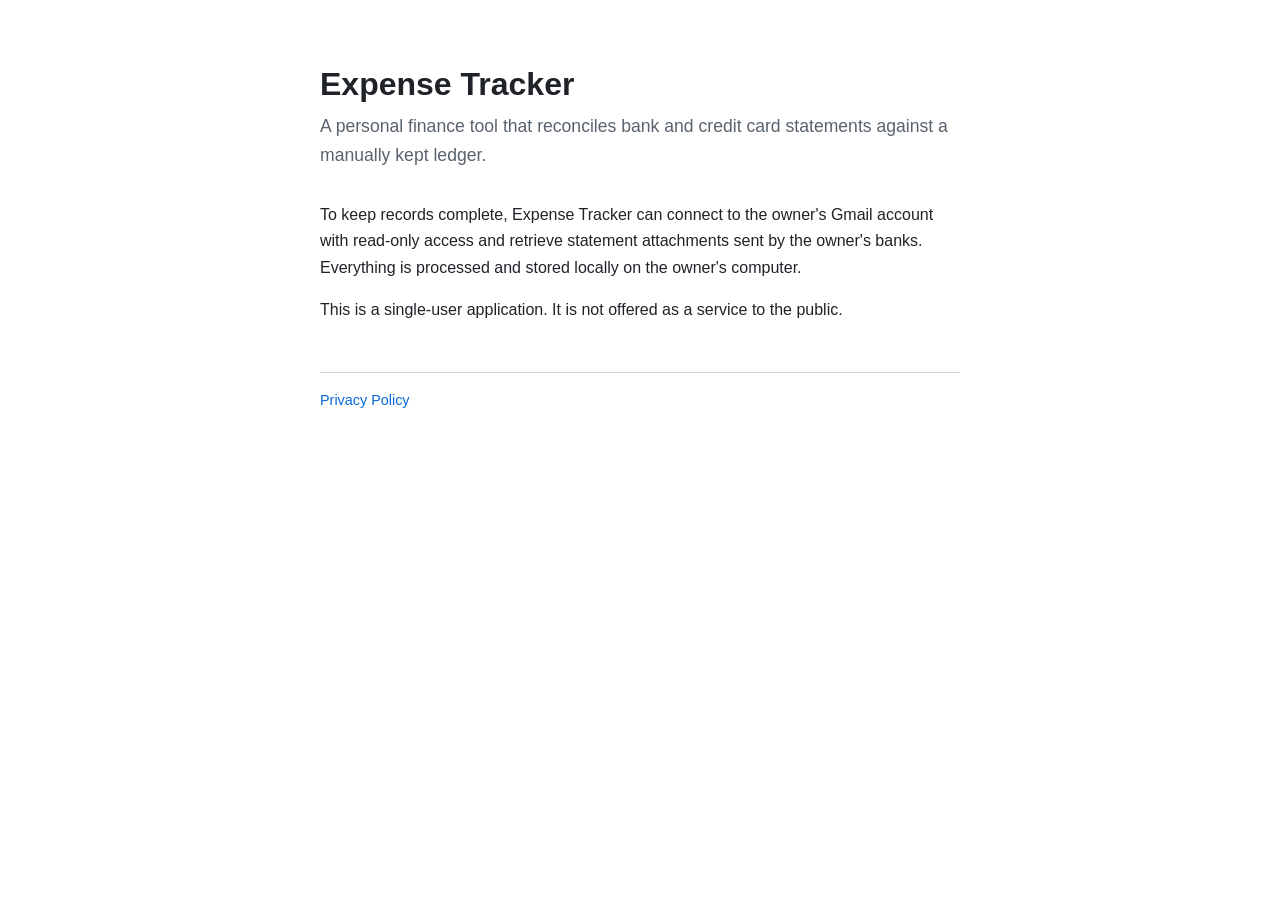
<file: index.html>
<!doctype html>
<html lang="en">
<head>
  <meta charset="utf-8">
  <meta name="viewport" content="width=device-width, initial-scale=1">
  <title>Expense Tracker</title>
  <meta name="description" content="A single-user personal finance tool that reconciles bank statements against a personal ledger.">
  <link rel="stylesheet" href="style.css">
</head>
<body>
  <main>
    <h1>Expense Tracker</h1>
    <p class="lead">A personal finance tool that reconciles bank and credit card statements against a manually kept ledger.</p>

    <p>To keep records complete, Expense Tracker can connect to the owner's Gmail account with read-only access and retrieve statement attachments sent by the owner's banks. Everything is processed and stored locally on the owner's computer.</p>

    <p>This is a single-user application. It is not offered as a service to the public.</p>

    <footer>
      <a href="privacy/">Privacy Policy</a>
    </footer>
  </main>
</body>
</html>
</file>
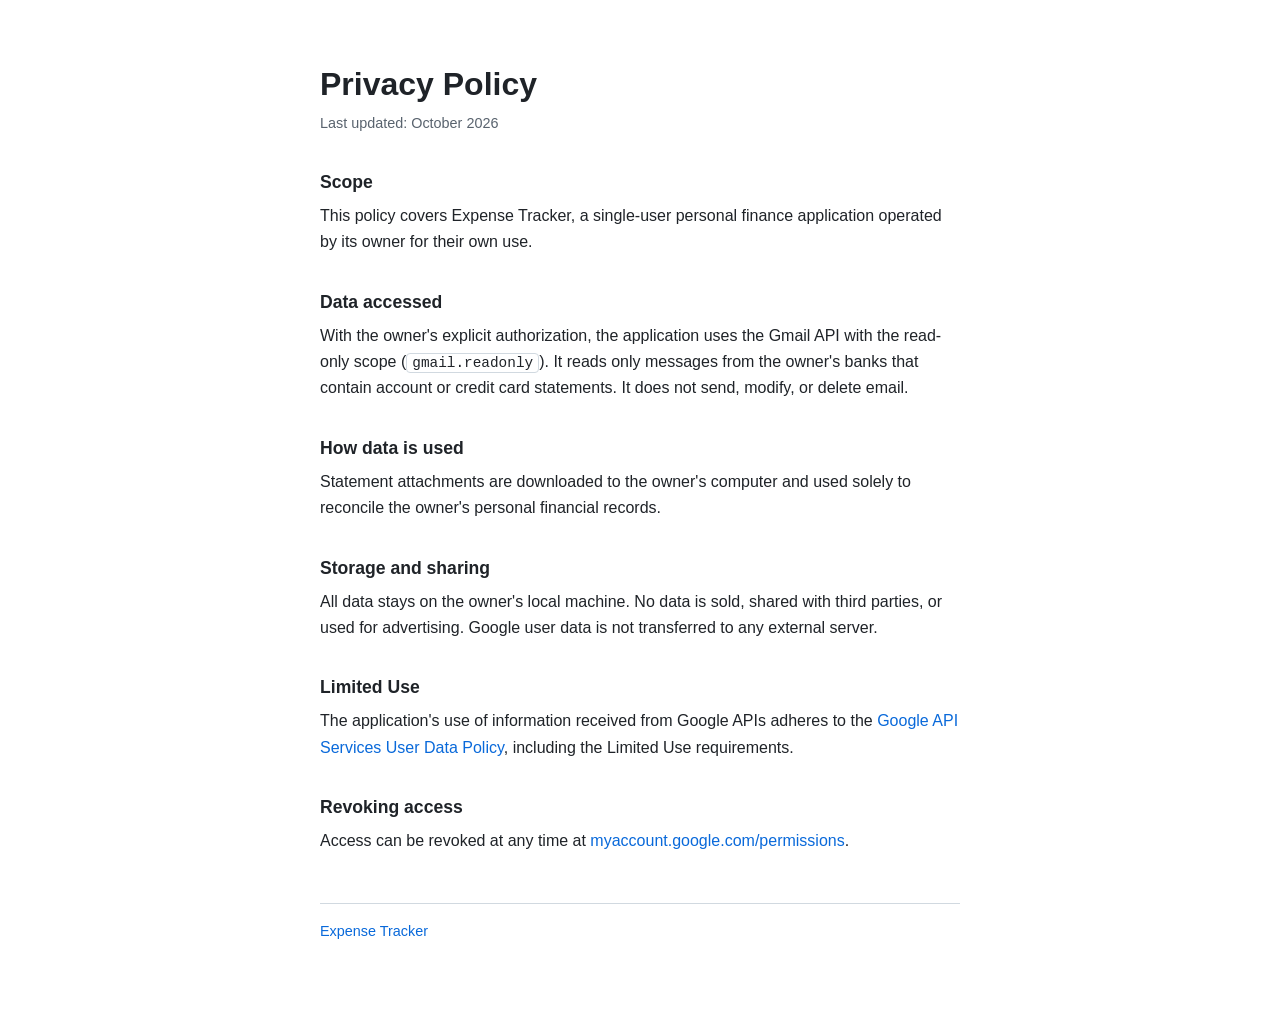
<file: privacy/index.html>
<!doctype html>
<html lang="en">
<head>
  <meta charset="utf-8">
  <meta name="viewport" content="width=device-width, initial-scale=1">
  <title>Privacy Policy · Expense Tracker</title>
  <meta name="description" content="Privacy policy for Expense Tracker, a single-user personal finance application.">
  <link rel="stylesheet" href="../style.css">
</head>
<body>
  <main>
    <h1>Privacy Policy</h1>
    <p class="meta">Last updated: October 2026</p>

    <h2>Scope</h2>
    <p>This policy covers Expense Tracker, a single-user personal finance application operated by its owner for their own use.</p>

    <h2>Data accessed</h2>
    <p>With the owner's explicit authorization, the application uses the Gmail API with the read-only scope (<code>gmail.readonly</code>). It reads only messages from the owner's banks that contain account or credit card statements. It does not send, modify, or delete email.</p>

    <h2>How data is used</h2>
    <p>Statement attachments are downloaded to the owner's computer and used solely to reconcile the owner's personal financial records.</p>

    <h2>Storage and sharing</h2>
    <p>All data stays on the owner's local machine. No data is sold, shared with third parties, or used for advertising. Google user data is not transferred to any external server.</p>

    <h2>Limited Use</h2>
    <p>The application's use of information received from Google APIs adheres to the <a href="https://developers.google.com/terms/api-services-user-data-policy">Google API Services User Data Policy</a>, including the Limited Use requirements.</p>

    <h2>Revoking access</h2>
    <p>Access can be revoked at any time at <a href="https://myaccount.google.com/permissions">myaccount.google.com/permissions</a>.</p>

    <footer>
      <a href="../">Expense Tracker</a>
    </footer>
  </main>
</body>
</html>
</file>
<file: style.css>
:root {
  --bg: #ffffff;
  --fg: #1f2328;
  --muted: #59636e;
  --line: #d1d9e0;
  --link: #0969da;
}
@media (prefers-color-scheme: dark) {
  :root {
    --bg: #0d1117;
    --fg: #e6edf3;
    --muted: #9198a1;
    --line: #3d444d;
    --link: #4493f8;
  }
}
* { box-sizing: border-box; }
body {
  margin: 0;
  background: var(--bg);
  color: var(--fg);
  font: 16px/1.65 -apple-system, BlinkMacSystemFont, "Segoe UI", Helvetica, Arial, sans-serif;
}
main {
  max-width: 680px;
  margin: 0 auto;
  padding: 64px 20px 80px;
}
h1 { font-size: 2rem; line-height: 1.25; margin: 0 0 8px; }
h2 { font-size: 1.1rem; margin: 32px 0 6px; }
p { margin: 0 0 16px; }
.lead { color: var(--muted); font-size: 1.1rem; margin-bottom: 32px; }
.meta { color: var(--muted); font-size: 0.9rem; margin-bottom: 32px; }
a { color: var(--link); text-decoration: none; }
a:hover { text-decoration: underline; }
code {
  font: 0.9em ui-monospace, SFMono-Regular, Menlo, monospace;
  padding: 1px 5px;
  border: 1px solid var(--line);
  border-radius: 4px;
}
footer {
  margin-top: 48px;
  padding-top: 16px;
  border-top: 1px solid var(--line);
  color: var(--muted);
  font-size: 0.9rem;
}
</file>
